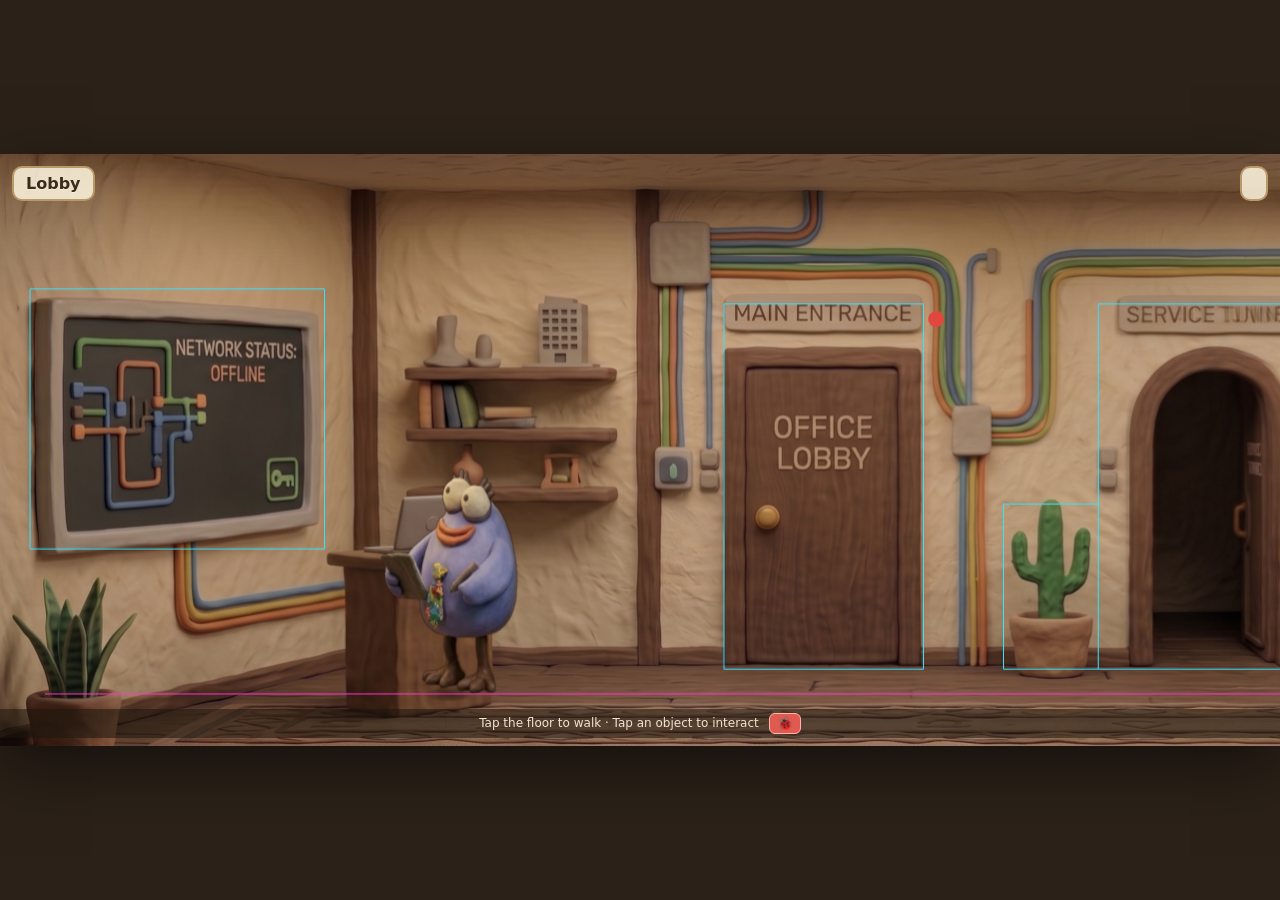
<file: index.html>
<!doctype html>
<html lang="en">
<head>
<meta charset="utf-8" />
<meta name="viewport" content="width=device-width, initial-scale=1, maximum-scale=1, user-scalable=no, viewport-fit=cover" />
<title>Claypin — Day One</title>
<link rel="stylesheet" href="style.css" />
</head>
<body>
  <div id="wrap">
    <canvas id="game" width="812" height="375"></canvas>

    <div id="hud">
      <div id="roomLabel">Corridor</div>
      <div id="hintText"></div>
    </div>

    <div id="inventory" class="hidden">
      <button id="clayItemBtn" title="Clay lump — tap to aim, tap again to put it away"></button>
    </div>

    <div id="dialogue" class="hidden">
      <div id="dialogueBox">
        <div id="dialogueText"></div>
        <div id="dialogueChoices"></div>
      </div>
    </div>

    <div id="panelPuzzle" class="overlayPanel hidden">
      <div class="panelBox">
        <div class="panelTitle">Fusebox</div>
        <div class="panelSub">Required order (see the hint by the door):</div>
        <div class="hintRow" id="puzzleHintRow"></div>
        <div class="panelSub">Plug the cables into the sockets below — anywhere, the order checks itself:</div>
        <div class="wireBoard" id="wireBoard">
          <div class="wireSourcesRow" id="wireSources"></div>
          <svg class="wireSvg" id="wireSvg"></svg>
          <div class="socketsRow" id="puzzleSockets"></div>
          <div class="wirePlugsLayer" id="wirePlugs"></div>
        </div>
        <div class="panelMsg" id="puzzleMsg"></div>
        <button class="choiceBtn" id="puzzleCloseBtn">Back</button>
      </div>
    </div>

    <div id="panelNetwork" class="overlayPanel hidden">
      <div class="panelBox">
        <div class="panelTitle">NETWORK STATUS: OFFLINE</div>
        <div class="panelSub">Diagnostics caught the phase order before the failure:</div>
        <div class="hintRow" id="networkHintRow"></div>
        <div class="panelSub">That's the order for the fusebox in the server room.</div>
        <button class="choiceBtn" id="networkCloseBtn">Back</button>
      </div>
    </div>

    <div id="panelTerminal" class="overlayPanel hidden">
      <div class="terminalBox">
        <div class="terminalScreen" id="terminalScreen"><span id="terminalText"></span><span class="cursor"></span></div>
        <div class="terminalInputRow">
          <span class="terminalPrompt">&gt;</span>
          <input type="text" id="terminalInput" class="terminalInput" autocomplete="off" autocapitalize="off" spellcheck="false" placeholder="type a command... (help)" />
        </div>
        <button class="choiceBtn" id="terminalCloseBtn">Close</button>
      </div>
    </div>

    <div id="controls">
      <span id="controlsHint">Tap the floor to walk · Tap an object to interact</span>
      <button id="debugToggleBtn">🐞</button>
    </div>
    <div id="debugReadout" class="hidden"></div>

    <div id="fade"></div>
    <div id="alarmOverlay" class="hidden">🚨 FIRE ALARM 🚨</div>
  </div>

  <script src="lib/three.min.js"></script>
  <script src="game.js"></script>
</body>
</html>
</file>
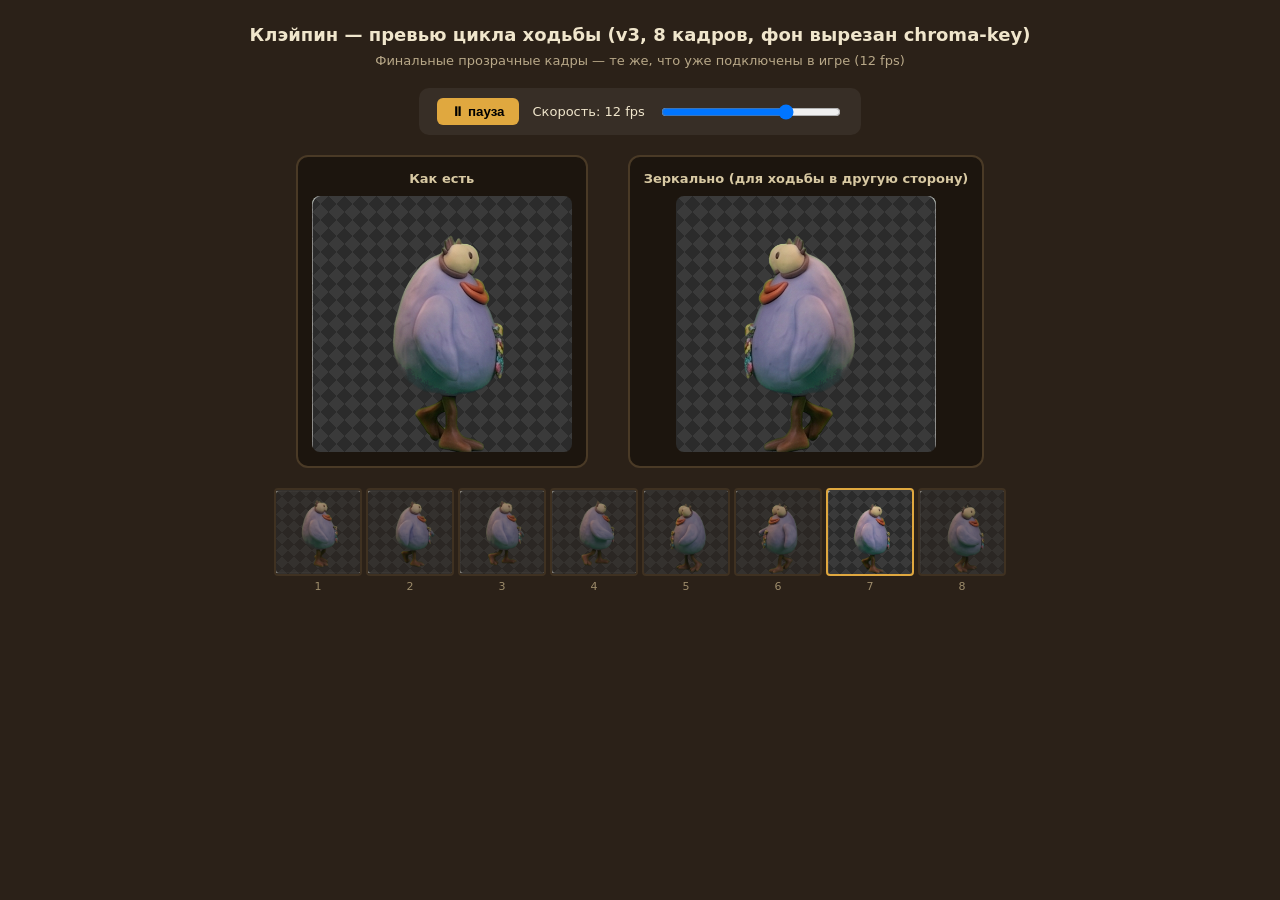
<file: walk_preview.html>
<!doctype html>
<html lang="ru">
<head>
<meta charset="utf-8" />
<title>Claypin — превью походки (v3, фон вырезан)</title>
<style>
  body {
    margin: 0;
    min-height: 100vh;
    background: #2b2118;
    color: #f0e6cc;
    font-family: "Segoe UI", system-ui, sans-serif;
    display: flex;
    flex-direction: column;
    align-items: center;
    gap: 20px;
    padding: 24px;
    box-sizing: border-box;
  }
  h1 { font-size: 18px; margin: 0; }
  .sub { color: #b8a888; font-size: 13px; margin-top: -12px; }
  .row { display: flex; gap: 40px; align-items: flex-start; }
  .panel {
    background: #1c150e;
    border: 2px solid #4a3a26;
    border-radius: 12px;
    padding: 14px;
    display: flex;
    flex-direction: column;
    align-items: center;
    gap: 10px;
  }
  .panel h2 { font-size: 13px; margin: 0; font-weight: 600; color: #d8c9a3; }
  .frame-box {
    width: 260px;
    height: 256px;
    background:
      linear-gradient(45deg, #3a3a3a 25%, transparent 25%) -8px 0/16px 16px,
      linear-gradient(-45deg, #3a3a3a 25%, transparent 25%) -8px 0/16px 16px,
      linear-gradient(45deg, transparent 75%, #3a3a3a 75%) -8px 0/16px 16px,
      linear-gradient(-45deg, transparent 75%, #3a3a3a 75%) -8px 0/16px 16px,
      #2b2b2b;
    border-radius: 8px;
    overflow: hidden;
    display: flex;
    align-items: center;
    justify-content: center;
  }
  .frame-box img {
    width: 100%;
    height: 100%;
    object-fit: contain;
    image-rendering: auto;
  }
  .mirrored img { transform: scaleX(-1); }
  .controls {
    display: flex;
    align-items: center;
    gap: 14px;
    background: rgba(255,255,255,0.06);
    padding: 10px 18px;
    border-radius: 10px;
  }
  .controls label { font-size: 13px; }
  .controls input[type=range] { width: 180px; }
  .controls button {
    background: #e0a83f;
    border: none;
    border-radius: 6px;
    padding: 6px 14px;
    font-weight: 600;
    cursor: pointer;
  }
  .filmstrip {
    display: flex;
    gap: 4px;
    flex-wrap: wrap;
    max-width: 900px;
    justify-content: center;
  }
  .filmstrip img {
    width: 84px;
    height: 84px;
    object-fit: contain;
    background:
      linear-gradient(45deg, #3a3a3a 25%, transparent 25%) -6px 0/12px 12px,
      linear-gradient(-45deg, #3a3a3a 25%, transparent 25%) -6px 0/12px 12px,
      linear-gradient(45deg, transparent 75%, #3a3a3a 75%) -6px 0/12px 12px,
      linear-gradient(-45deg, transparent 75%, #3a3a3a 75%) -6px 0/12px 12px,
      #2b2b2b;
    border-radius: 4px;
    border: 2px solid #4a3a26;
    opacity: 0.65;
  }
  .filmstrip img.active {
    border-color: #e0a83f;
    opacity: 1;
  }
  .filmstrip .cell {
    display: flex;
    flex-direction: column;
    align-items: center;
    gap: 4px;
  }
  .filmstrip .idx { font-size: 11px; color: #9c8b6a; }
</style>
</head>
<body>
  <h1>Клэйпин — превью цикла ходьбы (v3, 8 кадров, фон вырезан chroma-key)</h1>
  <div class="sub">Финальные прозрачные кадры — те же, что уже подключены в игре (12 fps)</div>

  <div class="controls">
    <button id="playBtn">⏸ пауза</button>
    <label>Скорость: <span id="fpsLabel">12</span> fps</label>
    <input type="range" id="fpsSlider" min="2" max="16" value="12" step="1" />
  </div>

  <div class="row">
    <div class="panel">
      <h2>Как есть</h2>
      <div class="frame-box"><img id="imgLeft" src="assets/source/walk_1.png" /></div>
    </div>
    <div class="panel">
      <h2>Зеркально (для ходьбы в другую сторону)</h2>
      <div class="frame-box mirrored"><img id="imgRight" src="assets/source/walk_1.png" /></div>
    </div>
  </div>

  <div class="filmstrip" id="filmstrip"></div>

  <script>
    const FRAME_COUNT = 8;
    const frames = Array.from({ length: FRAME_COUNT }, (_, i) => `assets/source/walk_${i + 1}.png`);

    const imgLeft = document.getElementById('imgLeft');
    const imgRight = document.getElementById('imgRight');
    const filmstrip = document.getElementById('filmstrip');
    const playBtn = document.getElementById('playBtn');
    const fpsSlider = document.getElementById('fpsSlider');
    const fpsLabel = document.getElementById('fpsLabel');

    frames.forEach((src, i) => {
      const cell = document.createElement('div');
      cell.className = 'cell';
      const img = document.createElement('img');
      img.src = src;
      img.dataset.index = i;
      const idx = document.createElement('div');
      idx.className = 'idx';
      idx.textContent = i + 1;
      cell.appendChild(img);
      cell.appendChild(idx);
      filmstrip.appendChild(cell);
    });

    let current = 0;
    let playing = true;
    let fps = 12;
    let acc = 0;
    let lastTime = performance.now();

    function render() {
      imgLeft.src = frames[current];
      imgRight.src = frames[current];
      [...filmstrip.querySelectorAll('img')].forEach((img, i) => {
        img.classList.toggle('active', i === current);
      });
    }
    render();

    function loop(now) {
      const dt = (now - lastTime) / 1000;
      lastTime = now;
      if (playing) {
        acc += dt;
        const frameTime = 1 / fps;
        while (acc >= frameTime) {
          acc -= frameTime;
          current = (current + 1) % FRAME_COUNT;
        }
        render();
      }
      requestAnimationFrame(loop);
    }
    requestAnimationFrame(loop);

    playBtn.onclick = () => {
      playing = !playing;
      playBtn.textContent = playing ? '⏸ пауза' : '▶ играть';
    };
    fpsSlider.oninput = () => {
      fps = Number(fpsSlider.value);
      fpsLabel.textContent = fps;
    };
    filmstrip.addEventListener('click', (e) => {
      const img = e.target.closest('img');
      if (!img) return;
      current = Number(img.dataset.index);
      render();
    });
  </script>
</body>
</html>
</file>
<file: style.css>
@font-face {
  font-family: system-ui;
}

* { box-sizing: border-box; }

html, body {
  margin: 0;
  height: 100vh; /* запасной вариант для старых браузеров без поддержки dvh */
  height: 100dvh;
  background: #2b2118;
  display: flex;
  align-items: center;
  justify-content: center;
  font-family: "Segoe UI", system-ui, sans-serif;
  overflow: hidden;
  touch-action: none; /* страховка на случай, если браузер игнорирует user-scalable=no из viewport */
}

/* Заполняем высоту экрана целиком (требование: высота фона = 100% высоты экрана),
   ширина следует из соотношения сторон 812:375 и подрезается только если не хватает ширины окна.
   vh/vw на мобильных браузерах считаются так, будто адресная строка уже скрыта — из-за этого
   верх страницы уезжает под неё, пока она видна. dvh/dvw следят за РЕАЛЬНОЙ видимой областью
   и пересчитываются на лету при появлении/скрытии панели браузера. Старые vh/vw оставлены
   как запасной вариант для браузеров без поддержки dvh (Safari <15.4, Chrome <108 и т.п.). */
#wrap {
  position: relative;
  width: 100vw;
  width: 100dvw;
  height: 100vh;
  height: 100dvh;
  max-width: calc(100vh * 812 / 375);
  max-width: calc(100dvh * 812 / 375);
  max-height: calc(100vw * 375 / 812);
  max-height: calc(100dvw * 375 / 812);
  margin: auto;
  box-shadow: 0 20px 60px rgba(0,0,0,0.5);
  overflow: hidden;
}

canvas {
  display: block;
  width: 100%;
  height: 100%;
  background: #d8c9a3;
  image-rendering: optimizeQuality;
  touch-action: none;
}

#hud {
  position: absolute;
  top: 12px;
  left: 12px;
  right: 12px;
  display: flex;
  justify-content: space-between;
  pointer-events: none;
  font-size: 16px;
  color: #3a2c1a;
  text-shadow: 0 1px 0 rgba(255,255,255,0.4);
}

#roomLabel {
  background: rgba(255,247,225,0.85);
  padding: 6px 12px;
  border-radius: 10px;
  font-weight: 600;
  border: 2px solid #b89968;
}

#hintText {
  background: rgba(255,247,225,0.85);
  padding: 6px 12px;
  border-radius: 10px;
  border: 2px solid #b89968;
  max-width: 160px;
  text-align: right;
  min-height: 1em;
  font-size: 13px;
}

#controls {
  position: absolute;
  bottom: 8px;
  left: 0;
  right: 0;
  display: flex;
  align-items: center;
  justify-content: center;
  gap: 10px;
  font-size: 12px;
  color: #f0e6cc;
  background: rgba(30,22,14,0.55);
  padding: 4px 8px;
}

#controlsHint {
  pointer-events: none;
}

#debugToggleBtn {
  pointer-events: auto;
  background: rgba(255,255,255,0.12);
  border: 1px solid rgba(255,255,255,0.3);
  border-radius: 6px;
  color: #f0e6cc;
  font-size: 13px;
  line-height: 1;
  padding: 3px 7px;
  cursor: pointer;
}

#debugToggleBtn.active {
  background: #e05a4f;
  border-color: #ffb3ab;
}

#debugReadout {
  position: absolute;
  bottom: 34px;
  left: 0;
  right: 0;
  text-align: center;
  font-size: 11px;
  font-family: "Consolas", monospace;
  color: #7be08a;
  pointer-events: none;
}

#debugReadout.hidden { display: none; }

#inventory {
  position: absolute;
  bottom: 34px;
  right: 12px;
  z-index: 30;
}

#inventory.hidden { display: none; }

#clayItemBtn {
  width: 46px;
  height: 46px;
  border-radius: 50%;
  border: 2px solid rgba(255,255,255,0.4);
  background:
    radial-gradient(circle at 34% 30%, #b48a63, #8a6a4a 55%, #5c4530 100%);
  box-shadow: 0 4px 10px rgba(0,0,0,0.5);
  cursor: pointer;
}

#clayItemBtn.active {
  border-color: #ffd36a;
  box-shadow: 0 0 0 3px rgba(255,211,106,0.45), 0 4px 10px rgba(0,0,0,0.5);
}

#dialogue {
  position: absolute;
  inset: 0;
  background: rgba(20,14,8,0.55);
  display: flex;
  align-items: center;
  justify-content: center;
}

#dialogue.hidden {
  display: none;
}

#dialogueBox {
  width: 300px;
  background: #fff3d9;
  border: 3px solid #8a6a3a;
  border-radius: 14px;
  padding: 16px 18px;
  box-shadow: 0 12px 30px rgba(0,0,0,0.4);
}

#dialogueText {
  font-size: 15px;
  color: #3a2c1a;
  margin-bottom: 14px;
  white-space: pre-line;
  line-height: 1.4;
}

#dialogueChoices {
  display: flex;
  flex-direction: column;
  gap: 8px;
}

.choiceBtn {
  background: #f6d98a;
  border: 2px solid #a5793a;
  border-radius: 8px;
  padding: 10px 14px;
  font-size: 15px;
  text-align: left;
  cursor: pointer;
  color: #3a2c1a;
  transition: transform 0.05s, background 0.15s;
}

.choiceBtn:hover {
  background: #ffe6a8;
  transform: translateX(2px);
}

#fade {
  position: absolute;
  inset: 0;
  background: #000;
  opacity: 0;
  pointer-events: none;
  transition: opacity 0.25s linear;
  z-index: 50;
}

#fade.on { opacity: 1; }

.overlayPanel {
  position: absolute;
  inset: 0;
  background: rgba(10,8,14,0.72);
  display: flex;
  flex-direction: column;
  align-items: center;
  justify-content: center;
  gap: 16px;
  z-index: 40;
}

.overlayPanel.hidden { display: none; }

.panelBox {
  width: 300px;
  background: #1c2230;
  border: 3px solid #3a4a66;
  border-radius: 14px;
  padding: 16px 18px;
  box-shadow: 0 12px 30px rgba(0,0,0,0.5);
}

.panelTitle {
  color: #f0e6cc;
  font-size: 16px;
  font-weight: 700;
  margin-bottom: 4px;
}

.panelSub {
  color: #9fb0c9;
  font-size: 12px;
  margin: 10px 0 6px;
}

.hintRow, .socketsRow {
  display: flex;
  justify-content: space-between;
  gap: 8px;
}

.dot {
  width: 26px;
  height: 26px;
  border-radius: 50%;
  border: 2px solid rgba(255,255,255,0.35);
  flex: 1;
}

.socket {
  position: relative;
  flex: 1;
  height: 54px;
  background: #10141c;
  border: 2px solid #3a4a66;
  border-radius: 10px;
}

.wireBoard {
  position: relative;
}

.wireSourcesRow {
  display: flex;
  justify-content: space-between;
  gap: 8px;
  margin-bottom: 40px; /* здесь провисают кабели между источником и гнездом */
}

.wireStud {
  flex: 1;
  height: 14px;
  border-radius: 5px 5px 2px 2px;
  box-shadow: inset 0 -3px 4px rgba(0,0,0,0.35);
}

.wireSvg {
  position: absolute;
  top: 0; left: 0;
  width: 100%;
  height: 100%;
  overflow: visible;
  pointer-events: none;
}

.wirePlugsLayer {
  position: absolute;
  top: 0; left: 0;
  width: 100%;
  height: 100%;
  pointer-events: none; /* сами плаги ниже включают события себе обратно */
}

.wirePlug {
  position: absolute;
  width: 32px;
  height: 40px;
  margin: -20px 0 0 -16px; /* центрируем по (left, top), которые указывают на центр плага */
  border-radius: 8px;
  border: 2px solid rgba(0,0,0,0.35);
  box-shadow: inset 0 -6px 8px rgba(0,0,0,0.25), 0 2px 4px rgba(0,0,0,0.4);
  cursor: grab;
  touch-action: none;
  pointer-events: auto;
}

.wirePlug.dragging {
  position: fixed;
  margin: -20px 0 0 -16px;
  z-index: 60;
  cursor: grabbing;
  box-shadow: 0 8px 18px rgba(0,0,0,0.5);
}

.panelMsg {
  min-height: 18px;
  margin-top: 12px;
  color: #8be08a;
  font-size: 13px;
  text-align: center;
}

.terminalBox {
  width: 320px;
  display: flex;
  flex-direction: column;
  gap: 12px;
}

.terminalScreen {
  background: #0a120a;
  border: 3px solid #2a3a2a;
  border-radius: 10px;
  padding: 14px;
  height: 150px;
  overflow-y: auto;
  font-family: "Consolas", "Lucida Console", monospace;
  font-size: 12.5px;
  line-height: 1.55;
  color: #6fe06f;
  box-shadow: inset 0 0 24px rgba(0,255,0,0.08), 0 12px 30px rgba(0,0,0,0.5);
  white-space: pre-wrap;
}

.terminalScreen .cursor {
  display: inline-block;
  width: 7px;
  height: 12px;
  background: #6fe06f;
  vertical-align: -2px;
  animation: blink 1s steps(1) infinite;
}

@keyframes blink { 50% { opacity: 0; } }

.terminalInputRow {
  display: flex;
  align-items: center;
  gap: 6px;
  background: #0a120a;
  border: 3px solid #2a3a2a;
  border-radius: 10px;
  padding: 8px 12px;
}

.terminalPrompt {
  color: #6fe06f;
  font-family: "Consolas", "Lucida Console", monospace;
  font-size: 13px;
}

.terminalInput {
  flex: 1;
  min-width: 0;
  background: transparent;
  border: none;
  outline: none;
  color: #6fe06f;
  font-family: "Consolas", "Lucida Console", monospace;
  font-size: 13px;
}

.terminalInput::placeholder { color: #2f4a2f; }

#alarmOverlay {
  position: absolute;
  inset: 0;
  z-index: 55;
  display: flex;
  align-items: center;
  justify-content: center;
  font-size: 20px;
  font-weight: 800;
  color: #fff;
  text-align: center;
  text-shadow: 0 0 10px rgba(0,0,0,0.7);
  pointer-events: none;
  animation: alarmFlash 0.4s steps(1) infinite;
}

#alarmOverlay.hidden { display: none; }

@keyframes alarmFlash {
  0%, 49% { background: rgba(220,30,20,0.55); }
  50%, 100% { background: rgba(220,30,20,0.06); }
}
</file>
